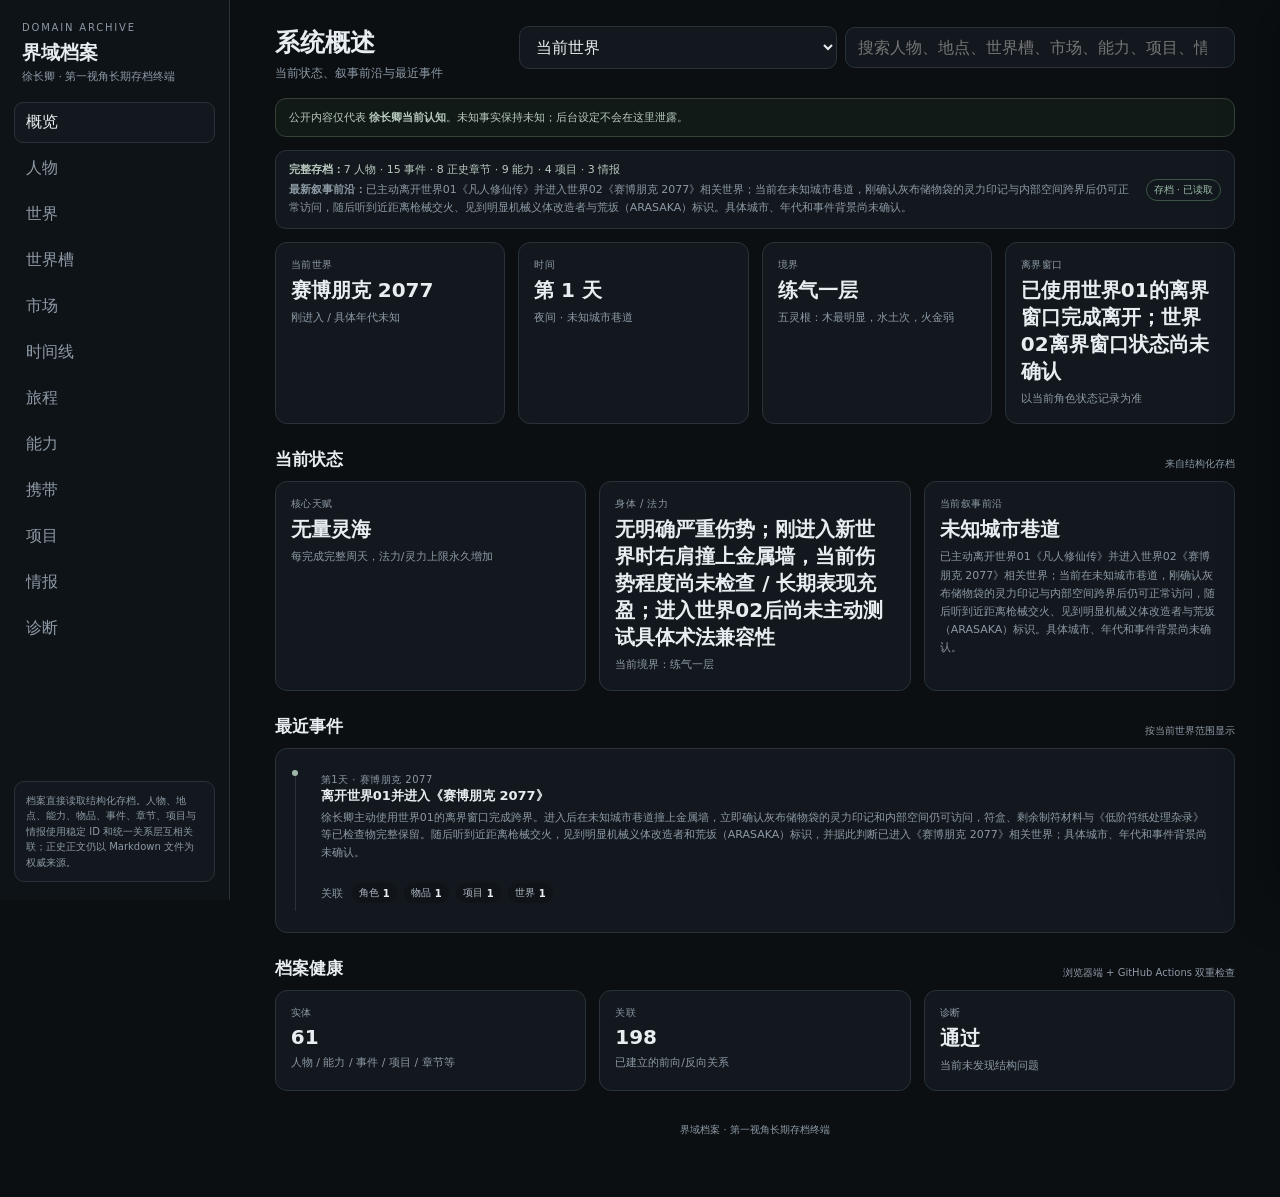
<file: index.html>
<!doctype html>
<html lang="zh-CN">
<head>
<meta charset="utf-8">
<meta name="viewport" content="width=device-width,initial-scale=1">
<title>界域档案 · 徐长卿</title>
<link rel="stylesheet" href="assets/next.css">
<link rel="stylesheet" href="assets/next-relations.css">
<link rel="stylesheet" href="assets/archive-ui-v2.css">
</head>
<body>
<div class="app">
  <aside class="side">
    <div class="brand">
      <div class="eyebrow">DOMAIN ARCHIVE</div>
      <h1>界域档案</h1>
      <p id="brandPlayer">第一视角长期存档终端</p>
    </div>
    <nav class="nav" id="nav" aria-label="档案页面">
      <button type="button" class="active" data-tab="overview">概览</button>
      <button type="button" data-tab="people">人物</button>
      <button type="button" data-tab="world">世界</button>
      <button type="button" data-tab="timeline">时间线</button>
      <button type="button" data-tab="journey">旅程</button>
      <button type="button" data-tab="abilities">能力</button>
      <button type="button" data-tab="inventory">携带</button>
      <button type="button" data-tab="projects">项目</button>
      <button type="button" data-tab="intel">情报</button>
      <button type="button" data-tab="diagnostics">诊断</button>
    </nav>
    <div class="side-note">档案直接读取结构化存档。人物、地点、能力、物品、事件、章节、项目与情报使用稳定 ID 和统一关系层互相关联；正史正文仍以 Markdown 文件为权威来源。</div>
  </aside>

  <main>
    <div class="top">
      <div><h2 id="pageTitle">系统概述</h2><p id="pageSub">正在读取结构化档案……</p></div>
      <div class="top-controls">
        <select id="scope" class="scope" aria-label="世界范围"><option value="current">当前世界</option><option value="all">全部世界</option></select>
        <input id="search" class="search" type="search" autocomplete="off" aria-label="搜索档案" placeholder="搜索人物、地点、世界槽、市场、能力、项目、情报、事件、章节……">
      </div>
    </div>

    <div class="notice">公开内容仅代表 <b>徐长卿当前认知</b>。未知事实保持未知；后台设定不会在这里泄露。</div>
    <div class="sync" id="syncBox" aria-live="polite"><span>正在读取存档状态……</span><span class="badge">读取中</span></div>

    <section id="overview" class="section active">
      <div id="overviewCards" class="grid c4"></div>
      <div class="head"><h3>当前状态</h3><p>来自结构化存档</p></div>
      <div id="currentState" class="grid c3"></div>
      <div class="head"><h3>最近事件</h3><p>按当前世界范围显示</p></div>
      <div class="card"><div id="recentEvents" class="timeline"></div></div>
      <div class="head"><h3>档案健康</h3><p>浏览器端 + GitHub Actions 双重检查</p></div>
      <div id="overviewDiagnostics" class="grid c3"></div>
    </section>

    <section id="people" class="section"><div id="peopleGrid" class="grid c3"></div></section>
    <section id="world" class="section">
      <div id="worldGrid" class="grid c3"></div>
      <div class="head"><h3>已知地点</h3></div><div id="locationsGrid" class="grid c3"></div>
      <div class="head"><h3>已知规则与市场摘要</h3></div><div id="worldDetails" class="grid c2"></div>
    </section>
    <section id="timeline" class="section"><div class="card"><div id="timelineGrid" class="timeline"></div></div></section>
    <section id="journey" class="section"><div id="journeyGrid" class="grid c2"></div></section>
    <section id="abilities" class="section"><div id="abilitiesGrid" class="grid c2"></div></section>
    <section id="inventory" class="section">
      <div id="currencyGrid" class="grid c3"></div>
      <div class="head"><h3>物品</h3></div><div id="inventoryGrid" class="grid c2"></div>
    </section>
    <section id="projects" class="section"><div id="projectsGrid" class="grid c2"></div></section>
    <section id="intel" class="section"><div id="intelGrid" class="grid c2"></div></section>
    <section id="diagnostics" class="section">
      <div class="head" style="margin-top:0"><h3>自动诊断</h3><p>重复 ID / 坏引用 / 结构问题</p></div>
      <div id="diagnosticsSummary" class="grid c3"></div>
      <div class="head"><h3>检查结果</h3></div><div id="diagnosticsList" class="diag-list"></div>
    </section>

    <div class="footer">界域档案 · 第一视角长期存档终端</div>
  </main>
</div>

<div id="drawerBackdrop" class="drawer-backdrop"></div>
<aside id="drawer" class="drawer" aria-label="档案详情">
  <div class="drawer-head">
    <div><div id="drawerKicker" class="drawer-kicker">档案详情</div><div id="drawerTitle" class="drawer-title">—</div></div>
    <button type="button" id="drawerClose" class="drawer-close" aria-label="关闭">×</button>
  </div>
  <div id="drawerBody" class="drawer-body"></div>
</aside>

<script src="assets/next.js" defer></script>
<script src="assets/next-enhancements.js" defer></script>
<script src="assets/next-market.js" defer></script>
<script src="assets/next-relations.js" defer></script>
<script src="assets/archive-ui-v2.js" defer></script>
</body>
</html>
</file>
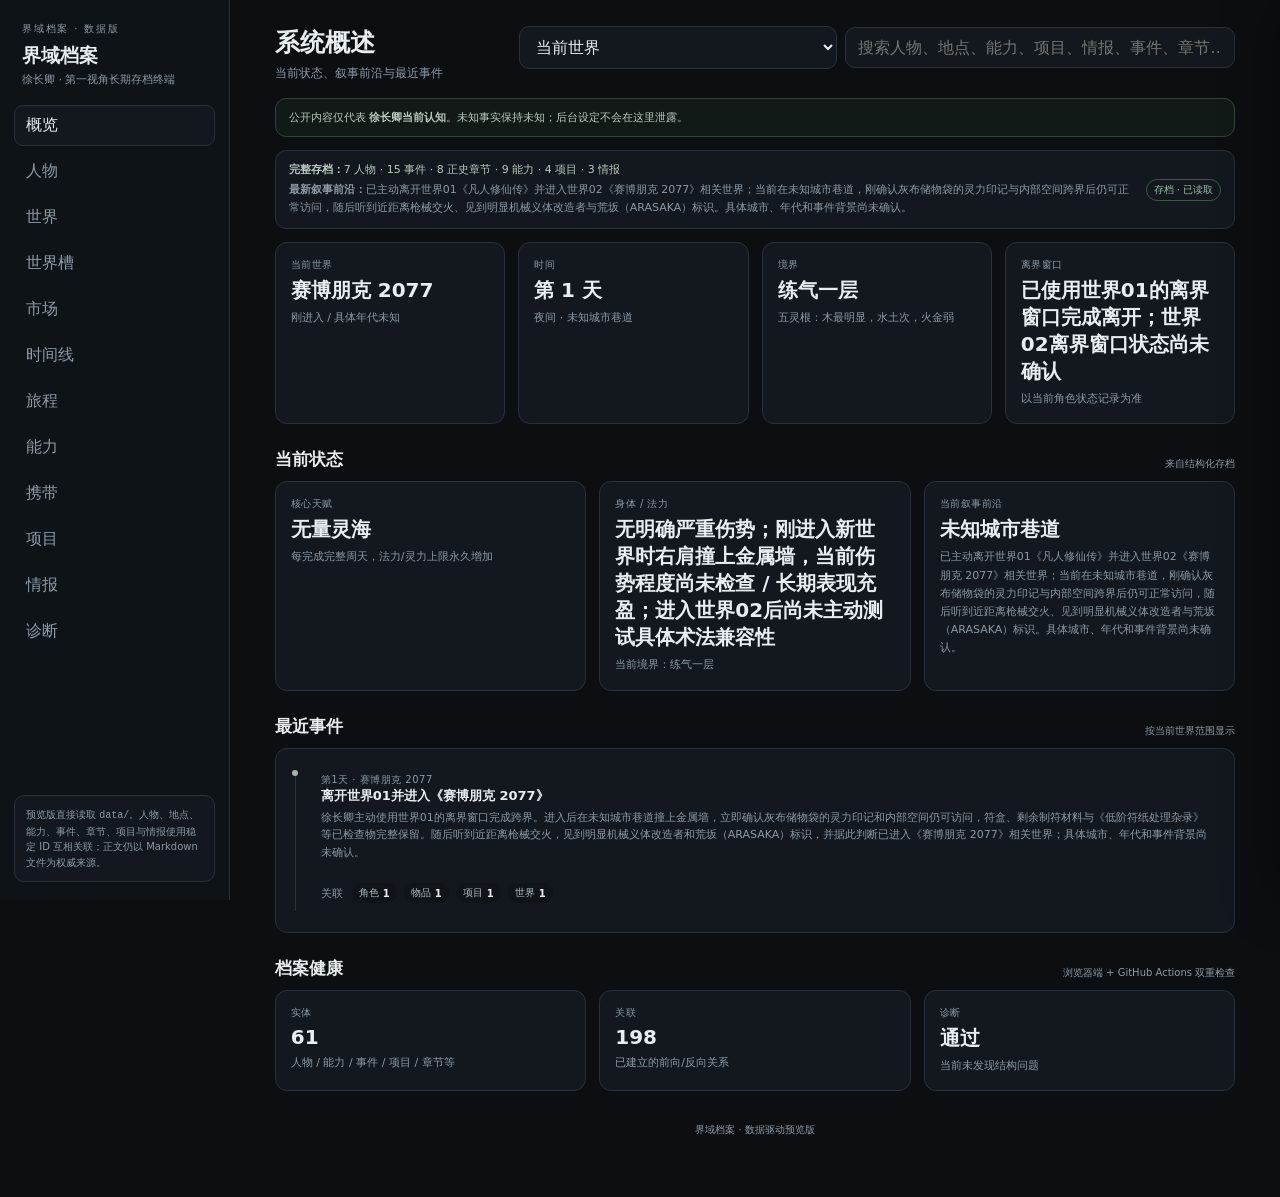
<file: next.html>
<!doctype html>
<html lang="zh-CN">
<head>
<meta charset="utf-8">
<meta name="viewport" content="width=device-width,initial-scale=1">
<title>界域档案 · 数据驱动预览</title>
<link rel="stylesheet" href="assets/next.css">
<link rel="stylesheet" href="assets/next-relations.css">
<link rel="stylesheet" href="assets/archive-ui-v2.css">
</head>
<body>
<div class="app">
  <aside class="side">
    <div class="brand">
      <div class="eyebrow">界域档案 · 数据版</div>
      <h1>界域档案</h1>
      <p id="brandPlayer">第一视角长期存档终端</p>
    </div>
    <nav class="nav" id="nav">
      <button class="active" data-tab="overview">概览</button>
      <button data-tab="people">人物</button>
      <button data-tab="world">世界</button>
      <button data-tab="timeline">时间线</button>
      <button data-tab="journey">旅程</button>
      <button data-tab="abilities">能力</button>
      <button data-tab="inventory">携带</button>
      <button data-tab="projects">项目</button>
      <button data-tab="intel">情报</button>
      <button data-tab="diagnostics">诊断</button>
    </nav>
    <div class="side-note">预览版直接读取 <code>data/</code>。人物、地点、能力、事件、章节、项目与情报使用稳定 ID 互相关联；正文仍以 Markdown 文件为权威来源。</div>
  </aside>

  <main>
    <div class="top">
      <div><h2 id="pageTitle">系统概述</h2><p id="pageSub">正在读取结构化档案……</p></div>
      <div class="top-controls">
        <select id="scope" class="scope" aria-label="世界范围"><option value="current">当前世界</option><option value="all">全部世界</option></select>
        <input id="search" class="search" placeholder="搜索人物、地点、能力、项目、情报、事件、章节……">
      </div>
    </div>

    <div class="notice">公开内容仅代表 <b>徐长卿当前认知</b>。未知事实保持未知；后台设定不会在这里泄露。</div>
    <div class="sync" id="syncBox"><span>正在读取存档状态……</span><span class="badge">读取中</span></div>

    <section id="overview" class="section active">
      <div id="overviewCards" class="grid c4"></div>
      <div class="head"><h3>当前状态</h3><p>来自结构化存档</p></div>
      <div id="currentState" class="grid c3"></div>
      <div class="head"><h3>最近事件</h3><p>按当前世界范围显示</p></div>
      <div class="card"><div id="recentEvents" class="timeline"></div></div>
      <div class="head"><h3>档案健康</h3><p>浏览器端 + GitHub Actions 双重检查</p></div>
      <div id="overviewDiagnostics" class="grid c3"></div>
    </section>

    <section id="people" class="section"><div id="peopleGrid" class="grid c3"></div></section>
    <section id="world" class="section">
      <div id="worldGrid" class="grid c3"></div>
      <div class="head"><h3>已知地点</h3></div><div id="locationsGrid" class="grid c3"></div>
      <div class="head"><h3>已知规则与市场</h3></div><div id="worldDetails" class="grid c2"></div>
    </section>
    <section id="timeline" class="section"><div class="card"><div id="timelineGrid" class="timeline"></div></div></section>
    <section id="journey" class="section"><div id="journeyGrid" class="grid c2"></div></section>
    <section id="abilities" class="section"><div id="abilitiesGrid" class="grid c2"></div></section>
    <section id="inventory" class="section">
      <div id="currencyGrid" class="grid c3"></div>
      <div class="head"><h3>物品</h3></div><div id="inventoryGrid" class="grid c2"></div>
    </section>
    <section id="projects" class="section"><div id="projectsGrid" class="grid c2"></div></section>
    <section id="intel" class="section"><div id="intelGrid" class="grid c2"></div></section>
    <section id="diagnostics" class="section">
      <div class="head" style="margin-top:0"><h3>自动诊断</h3><p>重复 ID / 坏引用 / 结构问题</p></div>
      <div id="diagnosticsSummary" class="grid c3"></div>
      <div class="head"><h3>检查结果</h3></div><div id="diagnosticsList" class="diag-list"></div>
    </section>

    <div class="footer">界域档案 · 数据驱动预览版</div>
  </main>
</div>

<div id="drawerBackdrop" class="drawer-backdrop"></div>
<aside id="drawer" class="drawer" aria-label="档案详情">
  <div class="drawer-head">
    <div><div id="drawerKicker" class="drawer-kicker">档案详情</div><div id="drawerTitle" class="drawer-title">—</div></div>
    <button id="drawerClose" class="drawer-close" aria-label="关闭">×</button>
  </div>
  <div id="drawerBody" class="drawer-body"></div>
</aside>

<script src="assets/next.js" defer></script>
<script src="assets/next-enhancements.js" defer></script>
<script src="assets/next-market.js" defer></script>
<script src="assets/next-relations.js" defer></script>
<script src="assets/archive-ui-v2.js" defer></script>
</body>
</html>
</file>
<file: assets/next.css>
:root{
  --bg:#0b0f12;--side:#0e1317;--panel:#12181d;--panel2:#161d23;--line:#29323a;--text:#e8edf1;--muted:#8d99a5;--soft:#b7c4cc;
  --accent:#9fb7aa;--good:#9bbba7;--warn:#cbb98b;--bad:#d09a9a;--drawer:520px;
}
*{box-sizing:border-box}html,body{margin:0;background:var(--bg);color:var(--text);font-family:Inter,ui-sans-serif,system-ui,-apple-system,"Segoe UI","PingFang SC","Microsoft YaHei",sans-serif}button,input,select{font:inherit}[hidden]{display:none!important}.app{min-height:100vh;display:grid;grid-template-columns:230px minmax(0,1fr)}
.side{height:100vh;position:sticky;top:0;border-right:1px solid var(--line);background:var(--side);padding:22px 14px;z-index:2}.brand{padding:0 8px 18px}.eyebrow{font-size:10px;letter-spacing:.18em;color:var(--muted)}.brand h1{font-size:19px;margin:7px 0 3px}.brand p{font-size:11px;color:var(--muted);margin:0}.nav{display:grid;gap:5px}.nav button{background:transparent;color:var(--muted);border:1px solid transparent;border-radius:9px;text-align:left;padding:9px 11px;cursor:pointer}.nav button:hover,.nav button.active{background:var(--panel);color:var(--text);border-color:var(--line)}.side-note{position:absolute;left:14px;right:14px;bottom:18px;padding:11px;border:1px solid var(--line);border-radius:10px;color:var(--muted);font-size:10px;line-height:1.55;background:var(--panel)}
main{width:100%;max-width:1480px;justify-self:center;padding:26px clamp(18px,3.5vw,46px) 60px}.top{display:flex;align-items:flex-start;justify-content:space-between;gap:16px;margin-bottom:16px}.top h2{margin:0;font-size:25px}.top p{margin:6px 0 0;color:var(--muted);font-size:12px}.top-controls{display:flex;gap:8px;align-items:center}.search,.scope{padding:10px 12px;border:1px solid var(--line);border-radius:10px;background:var(--panel);color:var(--text);outline:none}.search{width:min(390px,40vw)}.scope{min-width:160px}.scope.compact-sort{min-width:120px;padding:7px 10px;font-size:11px}.notice,.sync{border:1px solid #354238;background:#111a16;border-radius:11px;padding:11px 13px;color:#b9c9bf;font-size:11px;margin-bottom:13px}.sync{background:var(--panel);border-color:var(--line);display:flex;justify-content:space-between;gap:12px;align-items:center}.badge{display:inline-flex;padding:3px 7px;border:1px solid var(--line);border-radius:999px;font-size:10px;color:var(--muted);white-space:nowrap}.badge.good{border-color:#3b5544;color:var(--good)}.badge.warn{border-color:#574e33;color:var(--warn)}.badge.bad{border-color:#6a4141;color:var(--bad)}
.section{display:none}.section.active{display:block}.grid{display:grid;gap:13px}.c4{grid-template-columns:repeat(4,minmax(0,1fr))}.c3{grid-template-columns:repeat(3,minmax(0,1fr))}.c2{grid-template-columns:repeat(2,minmax(0,1fr))}.card{border:1px solid var(--line);border-radius:12px;background:var(--panel);padding:15px;min-width:0}.entity-card{cursor:pointer;transition:.16s ease}.entity-card:hover{border-color:#44535f;transform:translateY(-1px)}.card.highlight{outline:2px solid #5f7668;outline-offset:2px}.label{font-size:10px;color:var(--muted);letter-spacing:.05em}.big{font-size:20px;font-weight:680;margin:5px 0}.small{font-size:11px;line-height:1.65}.muted{color:var(--muted)}.head{display:flex;align-items:end;justify-content:space-between;gap:12px;margin:24px 0 10px}.head h3{margin:0;font-size:17px}.head p{margin:3px 0 0;font-size:10px;color:var(--muted)}.chips{display:flex;gap:6px;flex-wrap:wrap;margin-top:9px}.chip,.linkchip{font-size:10px;color:var(--muted);border:1px solid var(--line);border-radius:999px;padding:3px 7px;background:transparent}.linkchip{cursor:pointer;color:#abc0cd}.linkchip:hover{color:var(--text);border-color:#4a5a66;background:#172029}.name{font-size:15px;font-weight:650}.row{display:flex;justify-content:space-between;gap:10px;align-items:flex-start}.details{color:var(--muted);font-size:11px;line-height:1.7;margin-top:8px}.info-grid{display:grid;grid-template-columns:108px 1fr;gap:5px 10px;margin-top:9px;font-size:11px;line-height:1.55}.info-grid .k{color:#9ab0bf;font-weight:600}.info-grid .v{color:var(--muted)}
.timeline{position:relative;padding-left:18px}.timeline:before{content:"";position:absolute;left:4px;top:6px;bottom:6px;width:1px;background:var(--line)}.event{position:relative;padding:0 0 17px 12px}.event:before{content:"";position:absolute;width:6px;height:6px;border-radius:50%;background:var(--accent);left:-17px;top:6px}.event h4{font-size:13px;margin:0 0 4px}.event p{font-size:11px;line-height:1.6;color:var(--muted);margin:0}.event.entity-card{padding:9px 10px 14px 12px;border-radius:10px}.event.entity-card:hover{background:#141c21;transform:none}.event-locations{margin:4px 0 6px}.event-locations .chips{display:inline-flex;margin:0 0 0 7px;vertical-align:middle}.diag-list{display:grid;gap:7px}.diag-item{font-size:11px;border:1px solid var(--line);border-radius:9px;padding:9px 10px;color:var(--muted)}.diag-item.good{border-color:#35483b;color:#a8c2b0}.diag-item.bad{border-color:#5c3e3e;color:#d0a3a3}.chapter-no{font-size:10px;color:var(--muted);letter-spacing:.06em}.chapter-title{font-size:15px;font-weight:650;margin:5px 0}.empty{padding:30px;text-align:center;color:var(--muted);border:1px dashed var(--line);border-radius:12px}.error{border-color:#684646;background:#1c1212;color:#d7aaaa}.footer{margin-top:32px;text-align:center;color:var(--muted);font-size:10px}
.statline{display:flex;gap:8px;flex-wrap:wrap;margin-top:10px}.statpill{font-size:10px;color:var(--muted);background:#0f1418;border:1px solid var(--line);border-radius:8px;padding:5px 7px}.search-filter-note{margin:0 0 12px;padding:9px 11px;border:1px solid #3b4d42;border-radius:10px;background:#101814;color:#adc2b3;font-size:11px}.search-filter-note b{color:#dce6df}
.drawer-backdrop{position:fixed;inset:0;background:rgba(0,0,0,.42);opacity:0;pointer-events:none;transition:.18s ease;z-index:20}.drawer{position:fixed;right:0;top:0;height:100vh;width:min(var(--drawer),92vw);background:#0f1418;border-left:1px solid var(--line);transform:translateX(102%);transition:.2s ease;z-index:21;display:flex;flex-direction:column;box-shadow:-18px 0 50px rgba(0,0,0,.28)}body.drawer-open .drawer-backdrop{opacity:1;pointer-events:auto}body.drawer-open .drawer{transform:translateX(0)}.drawer-head{padding:20px 20px 14px;border-bottom:1px solid var(--line);display:flex;justify-content:space-between;gap:14px;align-items:flex-start}.drawer-kicker{font-size:10px;color:var(--muted);letter-spacing:.08em}.drawer-title{font-size:22px;font-weight:720;margin:5px 0 0}.drawer-close{width:34px;height:34px;border-radius:9px;border:1px solid var(--line);background:var(--panel);color:var(--muted);cursor:pointer}.drawer-close:hover{color:var(--text)}.drawer-body{padding:18px 20px 40px;overflow:auto}.drawer-section{margin-bottom:20px}.drawer-section h4{font-size:13px;margin:0 0 9px}.drawer-list{display:grid;gap:7px}.drawer-list div{font-size:11px;line-height:1.65;color:var(--muted)}.drawer-kv{display:grid;grid-template-columns:120px minmax(0,1fr);gap:7px 12px;font-size:11px;line-height:1.6}.drawer-kv .k{color:#9ab0bf;font-weight:650}.drawer-kv .v{color:var(--muted);min-width:0}.backlink-group{margin-top:12px}.backlink-title{font-size:10px;color:var(--muted);margin-bottom:6px}.source-link{display:inline-flex;color:#abc0cd;font-size:11px;text-decoration:none;border-bottom:1px dotted #52616c}.source-link:hover{color:var(--text)}.evidence-step{border-left:2px solid #34414a;padding-left:10px;margin-bottom:10px}.evidence-step b{color:#c4d0d7}.drawer-note{font-size:10px;color:var(--muted);padding:9px 10px;border:1px solid var(--line);border-radius:9px;background:#11171b}
.breadcrumbs{display:flex;gap:6px;align-items:center;flex-wrap:wrap;margin-bottom:13px}.crumb{font-size:10px;color:#aab9c3;border:1px solid var(--line);border-radius:999px;padding:4px 7px;background:transparent;cursor:pointer}.crumb:hover{color:var(--text)}.crumb-sep{font-size:10px;color:#596670}
@media(max-width:1000px){.top{flex-direction:column}.top-controls{width:100%}.search{width:100%;flex:1}.scope{min-width:140px}}
@media(max-width:900px){.app{grid-template-columns:1fr}.side{height:auto;position:static;border-right:0;border-bottom:1px solid var(--line)}.nav{display:flex;overflow-x:auto}.nav button{white-space:nowrap}.side-note{position:static;margin-top:10px}.c4,.c3{grid-template-columns:repeat(2,minmax(0,1fr))}main{max-width:none;padding:18px 14px 60px}}
@media(max-width:560px){.c4,.c3,.c2{grid-template-columns:1fr}.top-controls{flex-direction:column}.search,.scope{width:100%}.info-grid,.drawer-kv{grid-template-columns:1fr}.info-grid .v,.drawer-kv .v{margin-bottom:4px}.drawer{width:100vw}.head{align-items:flex-start}.scope.compact-sort{width:auto;min-width:110px}}
</file>
<file: assets/next-relations.css>
.relation-summary{margin-top:12px;padding-top:10px;border-top:1px solid var(--border);display:flex;align-items:center;gap:7px;flex-wrap:wrap}.relation-summary-label{font-size:11px;color:var(--muted);margin-right:2px}.relation-count{display:inline-flex;align-items:center;gap:4px;border:1px solid var(--border);background:#101419;border-radius:999px;padding:3px 7px;font-size:10px;color:#aeb9c2}.relation-count b{font-weight:650;color:var(--text)}.relation-groups{display:grid;gap:12px}.relation-group{display:grid;grid-template-columns:72px minmax(0,1fr);gap:10px;align-items:start}.relation-group-title{font-size:11px;color:var(--muted);padding-top:6px}.relation-group-items{display:flex;gap:7px;flex-wrap:wrap}.relation-link{border:1px solid var(--border);background:#101419;color:var(--text);border-radius:999px;padding:5px 8px;font-size:11px;cursor:pointer;display:inline-flex;gap:5px;align-items:center}.relation-link:hover{border-color:#50606d;background:#151b20}.relation-role{color:var(--muted);font-size:10px}.relation-empty{font-size:12px;color:var(--muted)}@media(max-width:560px){.relation-group{grid-template-columns:1fr;gap:5px}.relation-group-title{padding-top:0}}
</file>
<file: assets/archive-ui-v2.css>
.archive-filterbar{display:flex;gap:7px;flex-wrap:wrap;margin:0 0 13px;padding:2px 0}.archive-filterbar button{display:inline-flex;align-items:center;gap:6px;border:1px solid var(--line);border-radius:999px;background:var(--panel);color:var(--muted);padding:6px 10px;cursor:pointer;font-size:10px;line-height:1}.archive-filterbar button:hover,.archive-filterbar button.active{color:var(--text);border-color:#4b5c67;background:#161e24}.archive-filterbar .filter-count{display:inline-flex;align-items:center;justify-content:center;min-width:18px;height:18px;padding:0 5px;border-radius:999px;background:#0d1216;color:#7f8d97;font-size:9px}.archive-filterbar button.active .filter-count{color:#b9c7cf;background:#10171c}.market-summary{display:grid;grid-template-columns:repeat(3,minmax(0,1fr));gap:13px;margin-bottom:14px}.market-filterbar{margin-bottom:12px}.market-groups{display:grid;gap:10px}.market-group{border:1px solid var(--line);border-radius:12px;background:var(--panel);overflow:hidden}.market-group summary{list-style:none;cursor:pointer;padding:13px 15px;display:flex;justify-content:space-between;gap:12px;align-items:center}.market-group summary::-webkit-details-marker{display:none}.market-group[open] summary{border-bottom:1px solid var(--line)}.market-group-title{font-size:13px;font-weight:650}.market-group-meta{font-size:10px;color:var(--muted);text-align:right}.market-records{padding:8px 15px 14px;display:grid;gap:7px}.market-record{font-size:11px;line-height:1.6;color:var(--muted);padding:8px 0;border-bottom:1px solid rgba(41,50,58,.65)}.market-record:last-child{border-bottom:0}.market-record .record-main{color:var(--soft)}.worldslot-banner{border:1px solid #3d4d44;background:#101814;border-radius:12px;padding:13px 15px;margin-bottom:12px}.worldslot-banner .name{margin-bottom:5px}.worldslot-grid{display:grid;grid-template-columns:repeat(3,minmax(0,1fr));gap:9px}.worldslot-card{border:1px solid var(--line);border-radius:10px;background:var(--panel);padding:11px;min-width:0}.worldslot-card .slot-name{font-size:12px;font-weight:650}.worldslot-card .slot-meta{font-size:9px;color:var(--muted);margin-top:5px}.worldslot-card .slot-reason{font-size:10px;line-height:1.5;color:var(--muted);margin-top:7px}.world-market-compact{grid-column:1/-1}.world-market-link{margin-top:9px;border:1px solid var(--line);border-radius:8px;background:#0f1418;color:#abc0cd;padding:7px 10px;cursor:pointer;font-size:10px}.world-market-link:hover{color:var(--text)}#peopleGrid,#abilitiesGrid,#inventoryGrid,#projectsGrid,#intelGrid,#journeyGrid,#worldGrid{align-items:start}.section>.archive-filterbar:first-child{margin-top:0}.card[hidden],.entity-card[hidden]{display:none!important}@media(max-width:900px){.worldslot-grid{grid-template-columns:repeat(2,minmax(0,1fr))}.market-group summary{align-items:flex-start;flex-direction:column;gap:5px}.market-group-meta{text-align:left}}@media(max-width:560px){.market-summary,.worldslot-grid{grid-template-columns:1fr}.archive-filterbar{gap:6px}.archive-filterbar button{padding:6px 9px}.archive-filterbar .filter-count{min-width:17px;height:17px}.worldslot-card{padding:10px}}
</file>
